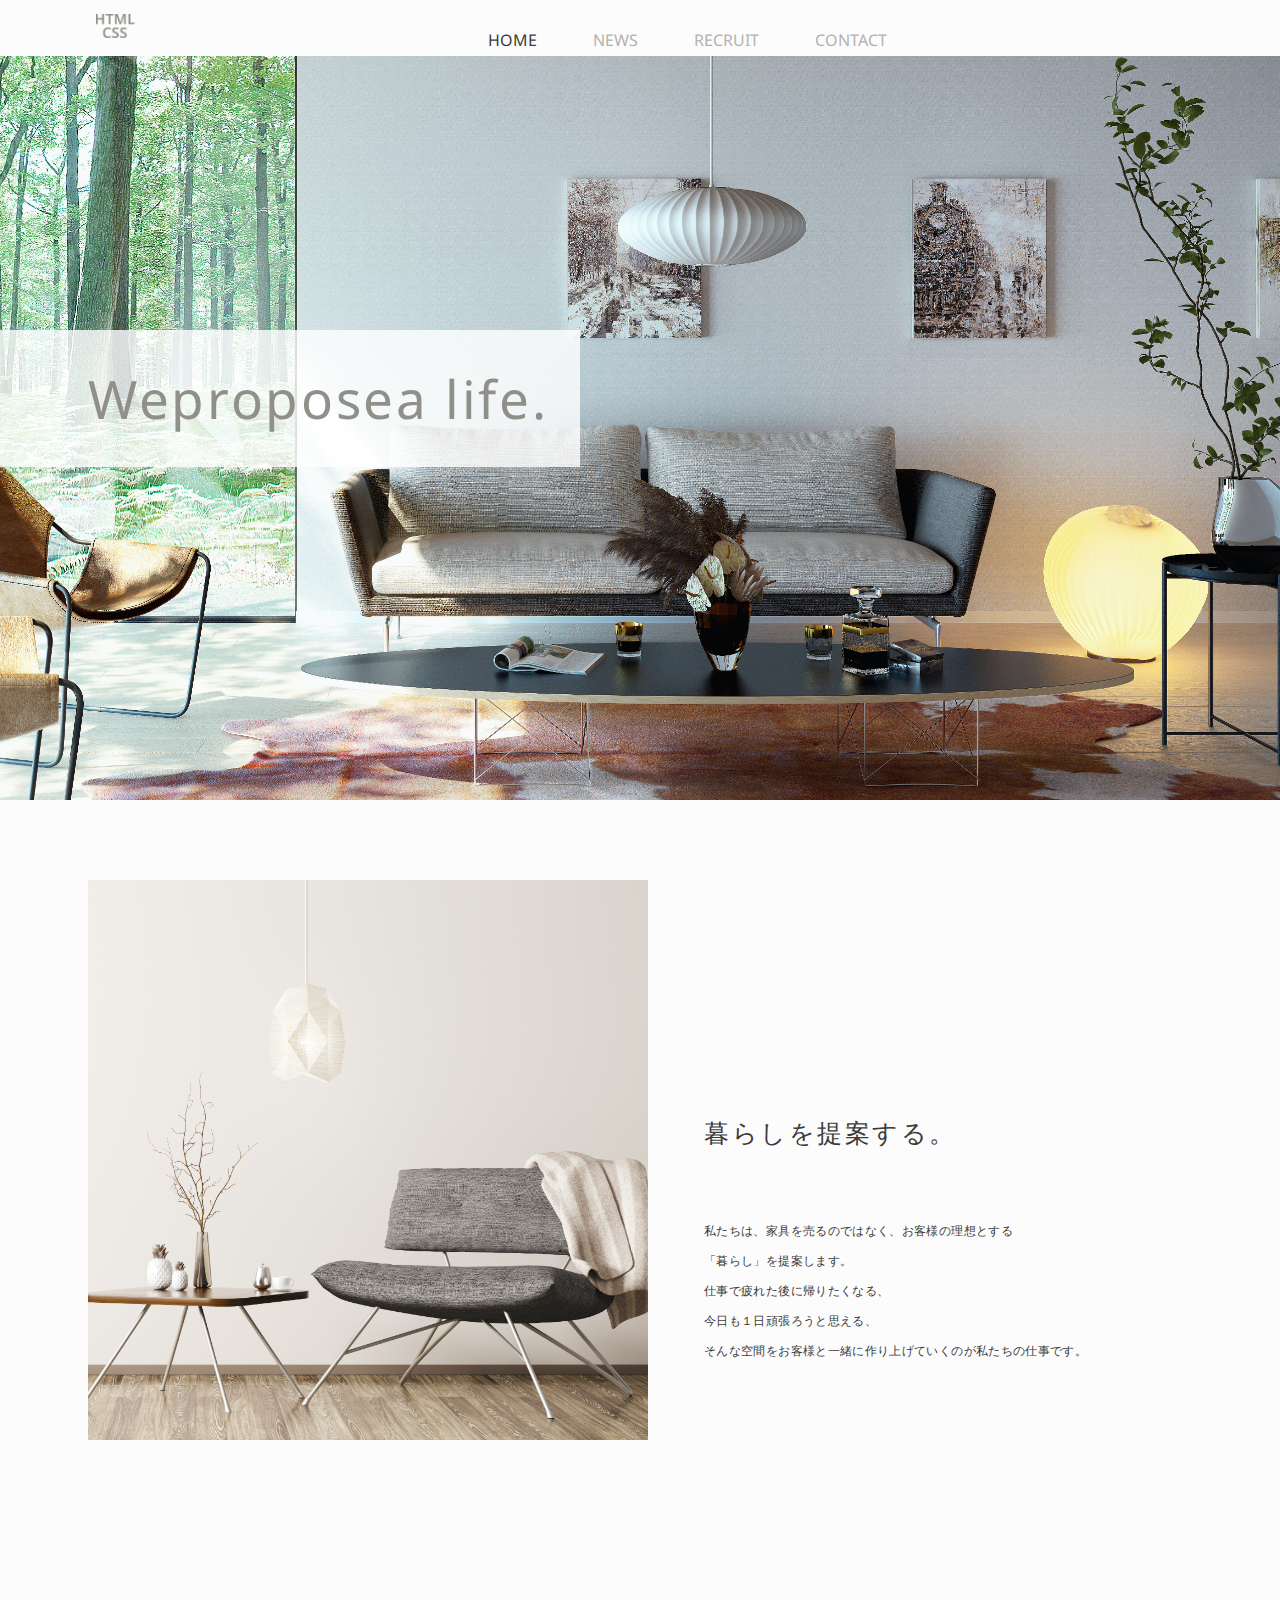
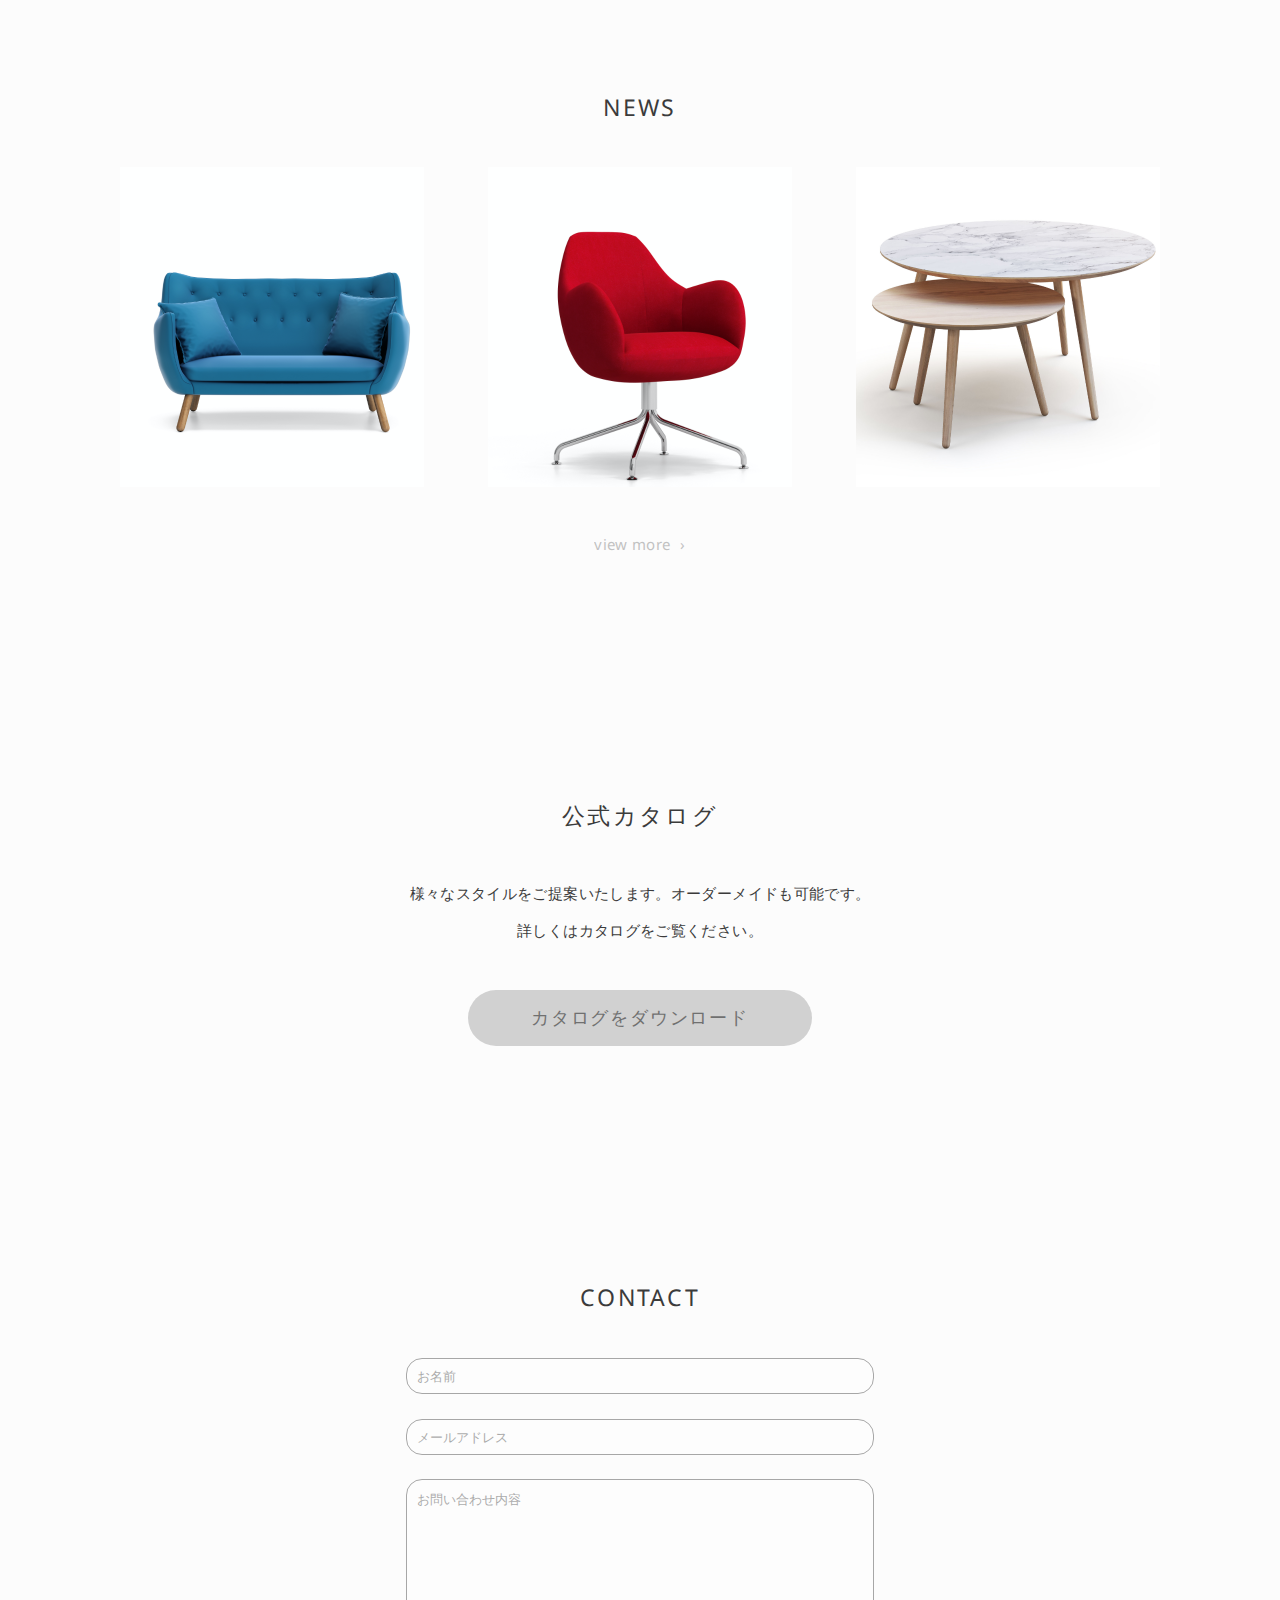
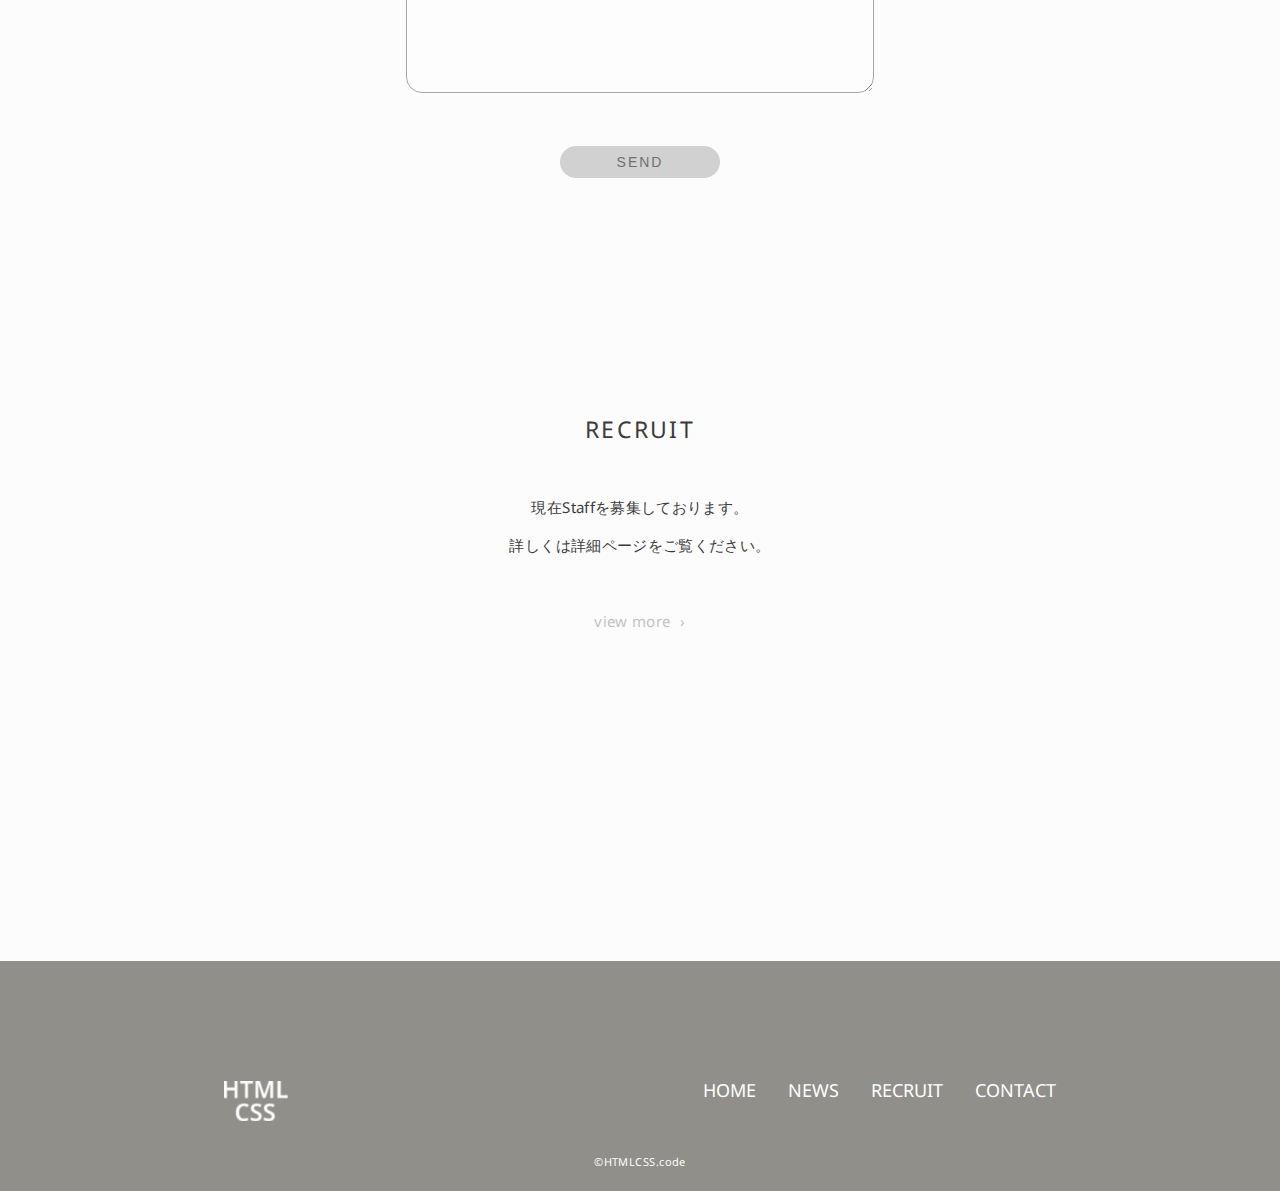
<file: kaguya/index.html>
<!DOCTYPE html>
<html lang="ja">

<head>
    <meta charset="UTF-8"/>
    <meta name="viewport" content="width=device-width, initial-scale=1.0" />
    <meta name="description" content="HTMLCSS、Homeページ、We propose a life.暮らしを提案する。" />
    <title>家具屋-Home</title>
    <link rel="stylesheet" href="reset.css" />
    <link rel="stylesheet" href="style.css" />
    <link href="https://fonts.googleapis.com/css2?family=Noto+Sans:ital,wght@0,400;0,700;1,400;1,700&display=swap" rel="stylesheet" />
</head>

<body>
    <header>
        <div class="header">
            <a href="index.html"><img src="images/logo_header.png" alt="HTMLCSS"
                    srcset="images/logo_header.png 1x, images/logo_header@2x.png 2x" /></a>
            <ul>
                <li class="here"><a href="index.html">HOME</a></li>
                <li><a href="news/index.html">NEWS</a></li>
                <li><a href="recruit/index.html">RECRUIT</a></li>
                <li><a href="contact/index.html">CONTACT</a></li>
            </ul>
            <div class="menu-btn">
                <div class="menu-icon">
                    <span class="bar1"></span>
                    <span class="bar2"></span>
                    <span class="bar3"></span>
                </div>
            </div>
        </div><!-- /.header -->
    </header>
    <div class="nav-menu">
        <ul>
            <li><a href="index.html">HOME</a></li>
            <li><a href="news/index.html">NEWS</a></li>
            <li><a href="contact/index.html">CONTACT</a></li>
            <li><a href="recruit/index.html">RECRUIT</a></li>
        </ul>
    </div>
    <main class="main home-main">
        <div class="container">
            <h1 class="home-title"><span>We</span><span>propose</span><span>a life.</span></h1>
            <div class="home-div-main">
                <section class="concept home-section">
                    <h2>暮らしを提案する。</h2>
                    <p>
                        <span class="narrow">私たちは、家具を売るのではなく、</span><span class="narrow wide">お客様の理想とする</span>
                        <span class="narrow wide">「暮らし」を提案します。</span>
                        <span class="narrow wide">仕事で疲れた後に帰りたくなる、</span>
                        <span class="narrow wide">今日も１日頑張ろうと思える、</span>
                        そんな空間をお客様と一緒に作り上げていくのが私たちの仕事です。
                    </p>
                </section>
                <section class="news home-section">
                    <h2>NEWS</h2>
                    <ul>
                        <li class="couch">
                            <p>アームストロングのカウチ入荷</p>
                        </li>
                        <li class="chair">
                            <p>アームストロングのチェア再入荷</p>
                        </li>
                        <li class="table">
                            <p>アームストロングのテーブル入荷</p>
                        </li>
                    </ul>
                    <p class="view"><a href="news/index.html">view more</a></p>
                </section>
                <section class="catalog home-section">
                    <h2>公式カタログ</h2>
                    <p>
                        <span class="narrow">様々なスタイルをご提案いたします。オーダーメイドも可能です。</span>
                        詳しくはカタログをご覧ください。
                    </p>
                    <button class="btn download">カタログをダウンロード</button>
                </section>
                <section class="contact home-section">
                    <h2>CONTACT</h2>
                    <form action="#" method="post">
                        <p><input type="text" name="name" placeholder="お名前" class="input input-1line" /></p>
                        <p><input type="email" name="email" placeholder="メールアドレス" class="input input-1line" /></p>
                        <p><textarea name="comment" id="comment" placeholder="お問い合わせ内容"
                                class="input textarea"></textarea></p>
                        <p><input type="submit" name="submit" value="SEND" class="btn input-send input-wide" /></p>
                        <p><input type="submit" name="submit" value="Send" class="btn input-send input-narrow" /></p>
                    </form>
                </section>
                <section class="home-recruit home-section">
                    <h2>RECRUIT</h2>
                    <p>
                        <span>現在Staffを募集しております。</span>
                        詳しくは詳細ページをご覧ください。
                    </p>
                    <p class="view"><a href="recruit/index.html">view more</a></p>
                </section>
            </div><!-- /.main -->
        </div>
    </main>
    <footer>
        <div class="footer">
            <div class="footer-inner">
                <a href="index.html"><img src="images/logo_footer.png" alt="HTMLCSS"
                        srcset="images/logo_footer.png 1x, images/logo_footer@2x.png 2x" /></a>
                <ul>
                    <li><a href="index.html">HOME</a></li>
                    <li><a href="news/index.html">NEWS</a></li>
                    <li><a href="recruit/index.html">RECRUIT</a></li>
                    <li><a href="contact/index.html">CONTACT</a></li>
                </ul>
            </div>
            <div class="copyright">
                <small>&copy;HTMLCSS.code</small>
            </div>
        </div><!-- /.footer -->
    </footer>

    <script src="jquery-3.5.1.min.js"></script>
    <script src="main.js"></script>
</body>

</html>
</file>
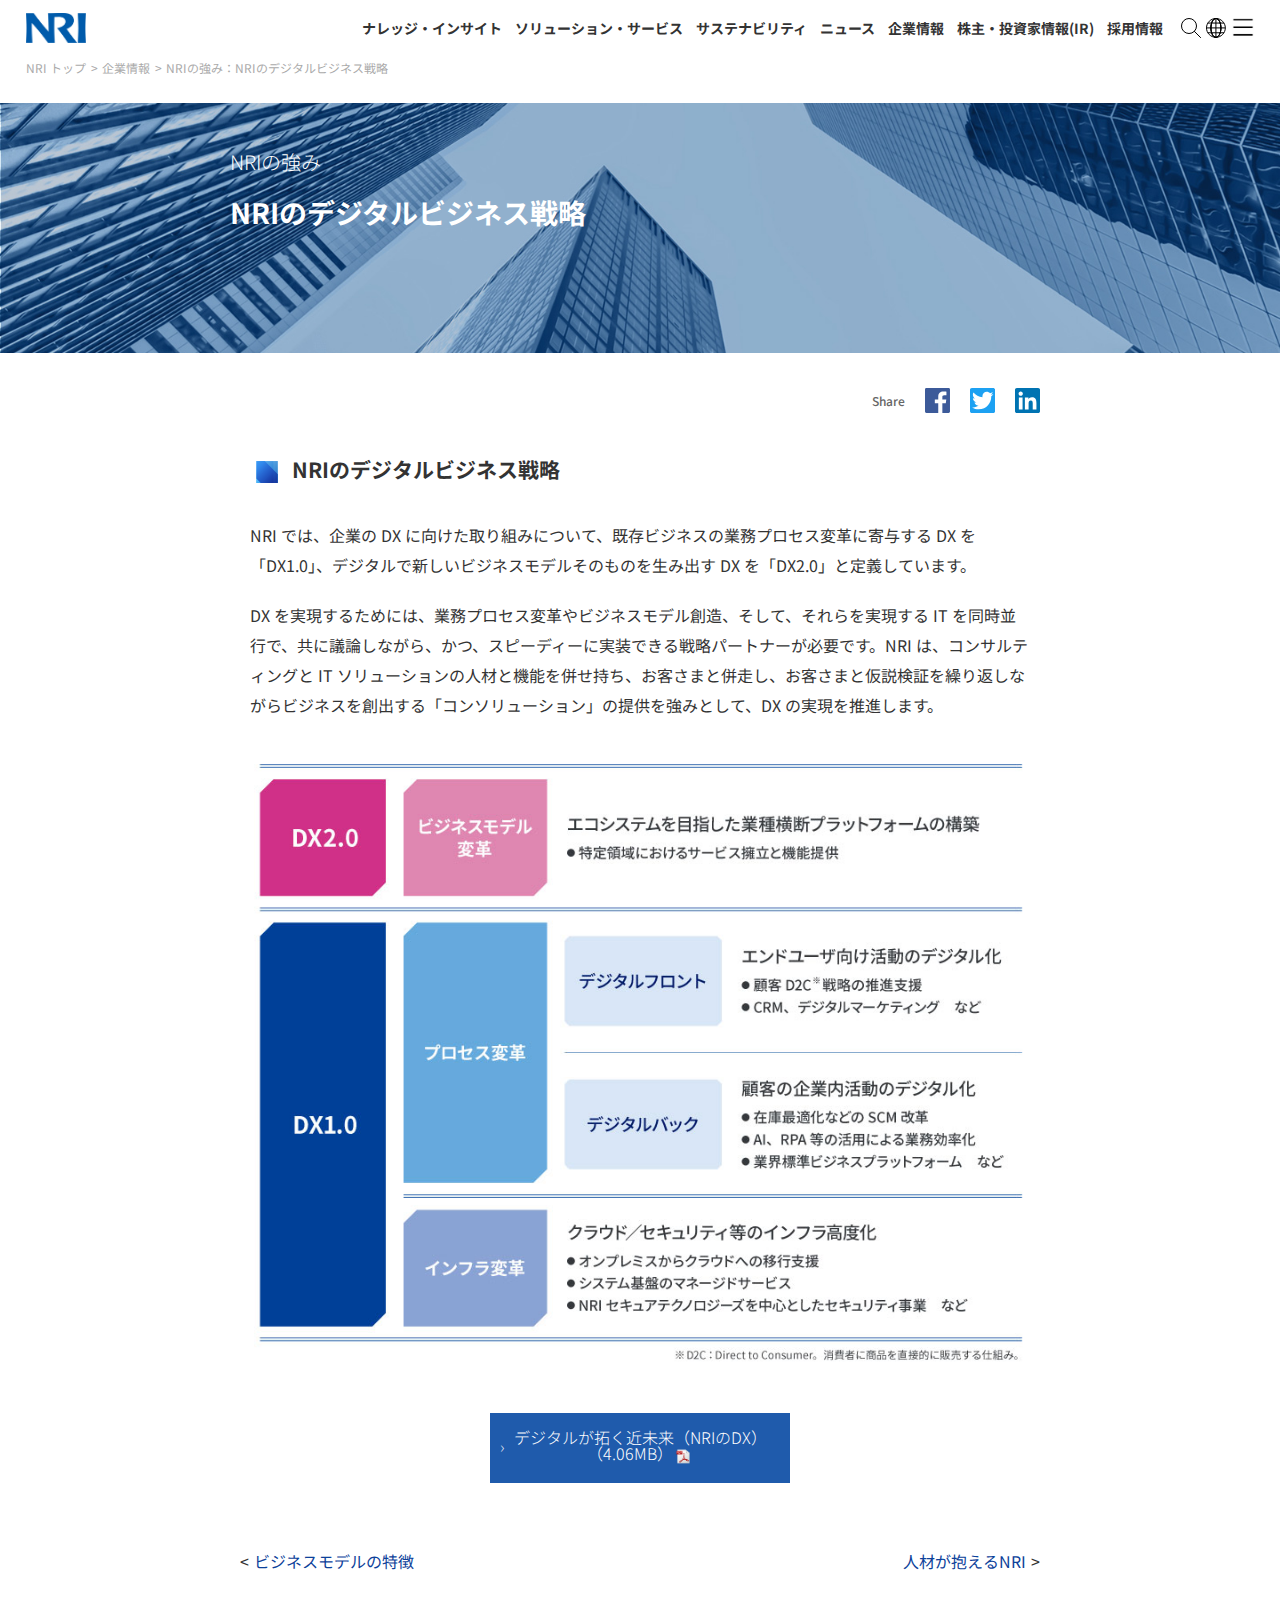
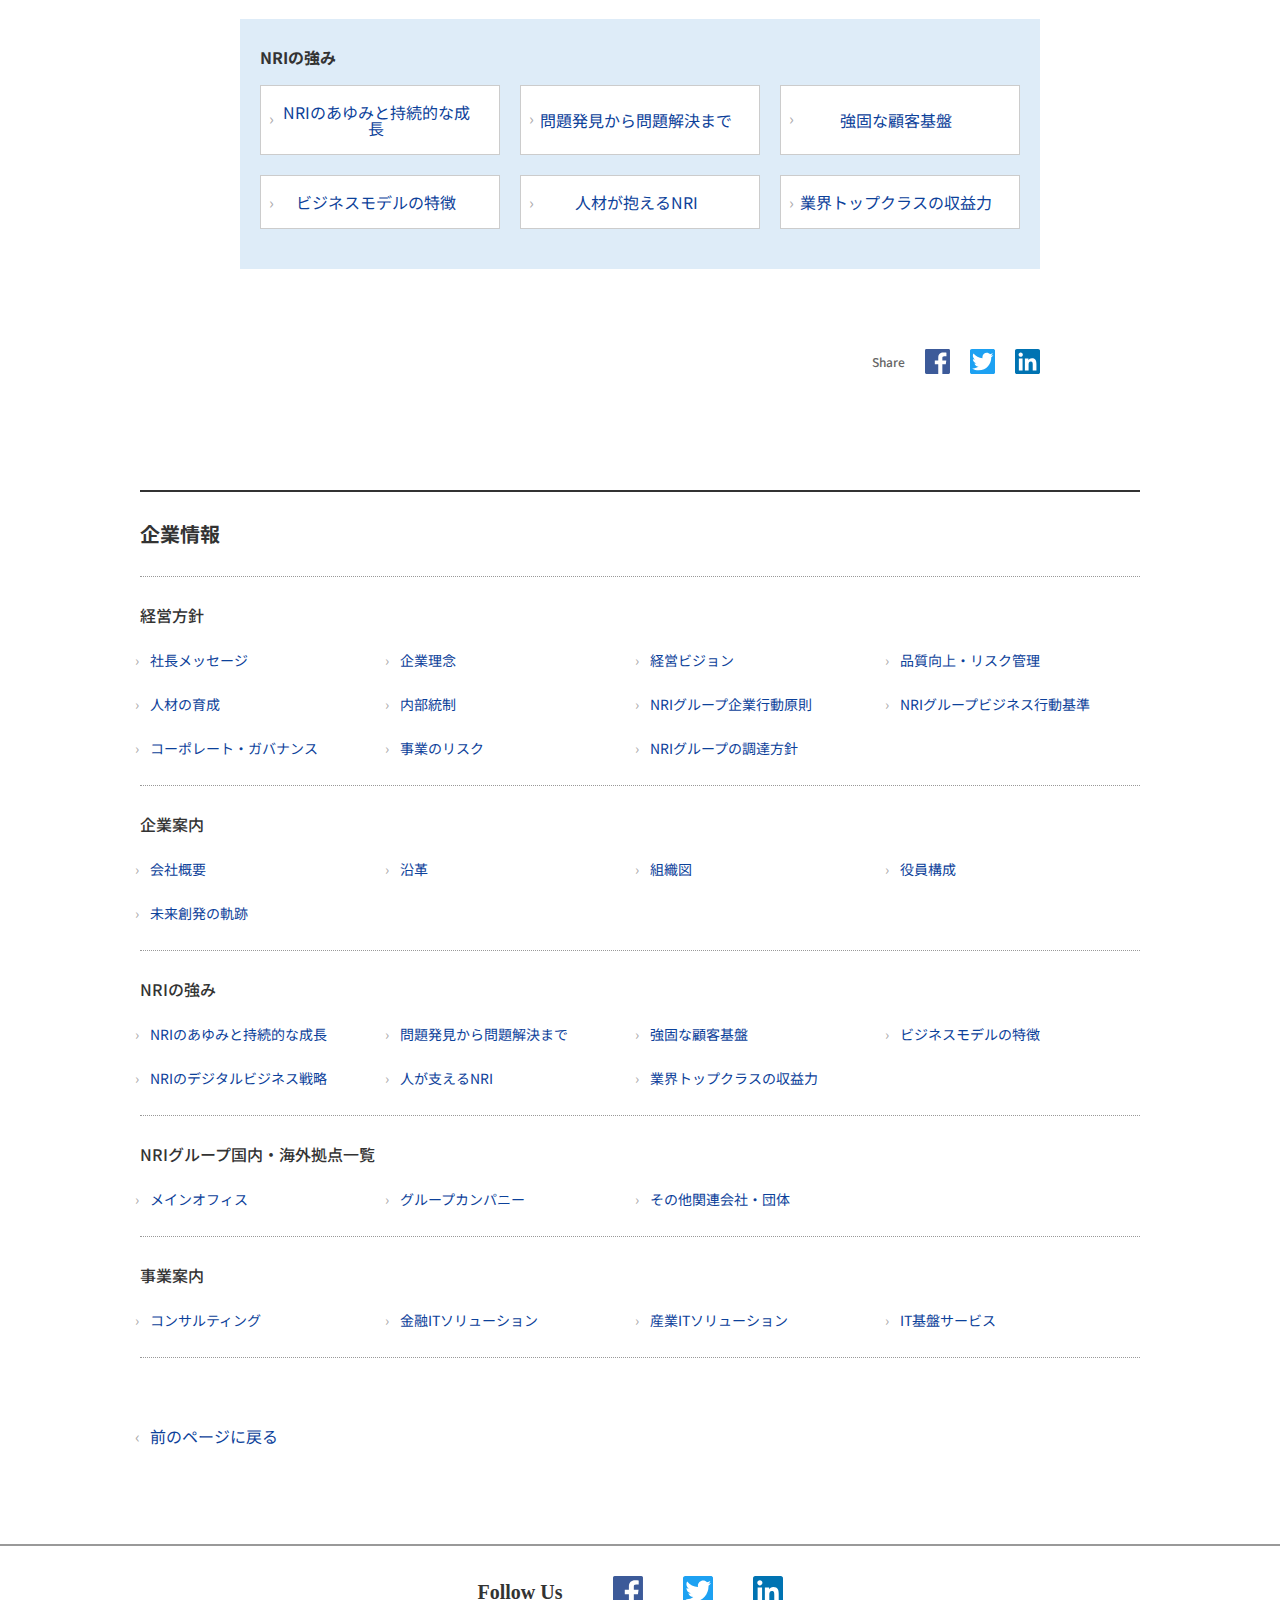
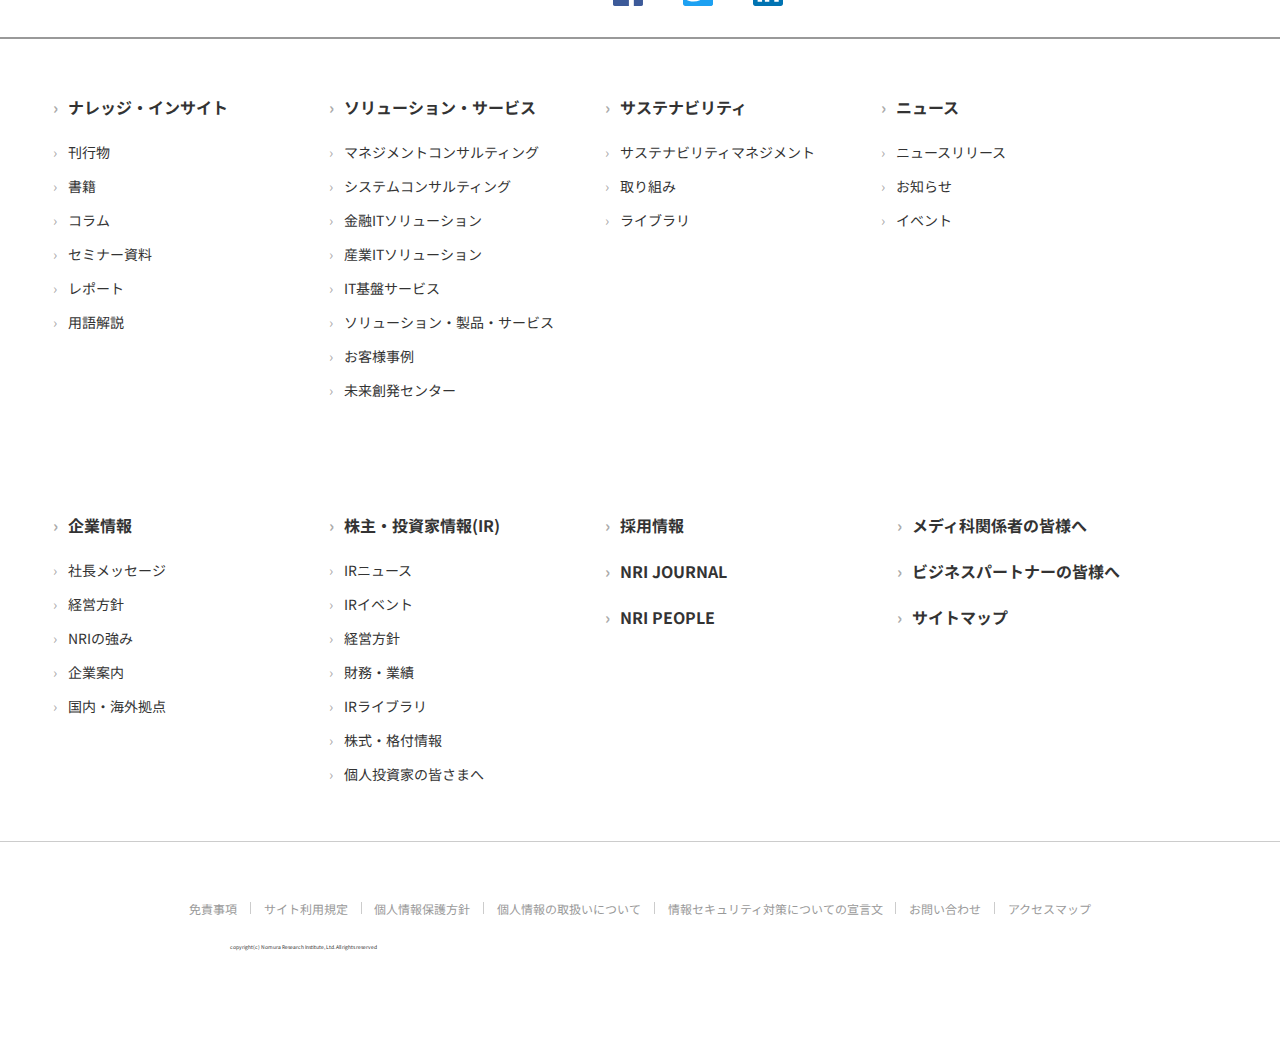
<file: nri/index.html>
<!DOCTYPE html>
<html lang="ja">
<head>
    <meta charset="utf-8">
    <meta name="description" content="NRIでは、企業のDXに向けた取り組みについて、既存ビジネスの業務プロセス変革に寄与する DX を「DX1.0」、デジタルで新しいビジネスモデルそのものを生み出す DX を「DX2.0」と定義しています。DX を実現するためには、業務プロセス変革やビジネスモデル創造、そして、それらを実現する IT を同時並行で、共に議論しながら、かつ、スピーディーに実装できる戦略パートナーが必要です。NRI は、コンサルティングと IT ソリューションの人材と機能を併せ持ち、お客さまと併走し、お客さまと仮説検証を繰り返しながらビジネスを創出する「コンソリューション」の提供を強みとして、DX の実現を推進します。">
    <title>NRIのデジタルビジネス戦略</title>
    <link rel="stylesheet" href="style.css">
    <link rel="stylesheet" href="html5reset-1.6.1.css">
    <link href="https://fonts.googleapis.com/css2?family=Noto+Sans+JP:wght@100;300;400;500;700;900&display=swap" rel="stylesheet">
</head>
<body>
<!-- ===== header ==== -->
<header>
    <div class="header-container">
        <a href="#" class="logo"><img src="images/nri-logo.png" alt="NRI"></a>
        <ul>
            <li><a href="#">ナレッジ・インサイト</a></li>
            <li><a href="#">ソリューション・サービス</a></li>
            <li><a href="#">サステナビリティ</a></li>
            <li><a href="#">ニュース</a></li>
            <li><a href="#">企業情報</a></li>
            <li><a href="#">株主・投資家情報(IR)</a></li>
            <li><a href="#">採用情報</a></li>
        </ul>
        <a href="#" class="item"><img src="images/glass.svg" alt="検索"></a>
        <a href="#" class="item"><img src="images/earth.svg" alt="言語選択"></a>
        <a href="#" class="item"><img src="images/menu-icon-135-1357762_search-box-on-the-left-side-of-the.png" alt="メニュー"></a>
    </div>
</header>
<!-- ========== /header ========= -->
<!-- ==== main ==== -->
<main>
    <nav class="nav-clumb">
        <ol class="clumb">
            <li><a href="#">NRI トップ</a></li>
            <li><a href="#">企業情報</a></li>
            <li>NRIの強み：NRIのデジタルビジネス戦略</li>
        </ol>
    </nav><!-- /.nav -->
    <div class="container-main">
        <h1 class="title"><span>NRIの強み</span><br>NRIのデジタルビジネス戦略</h1>
        <div class="wrapper-share">
            <p>Share</p>
            <a href="#"><img src="images/icon-facebook.svg" alt="フェイスブック"></a>
            <a href="#"><img src="images/icon-twitter.svg" alt="ツイッター"></a>
            <a href="#"><img src="images/icon-linkedin.svg" alt="リンクトイン"></a>
        </div>
        <div class="main">
            <section class="primary">
                <h2>NRIのデジタルビジネス戦略</h2>
                <p>NRI では、企業の DX に向けた取り組みについて、既存ビジネスの業務プロセス変革に寄与する DX を「DX1.0」、デジタルで新しいビジネスモデルそのものを生み出す DX を「DX2.0」と定義しています。 </p>
                <p>DX を実現するためには、業務プロセス変革やビジネスモデル創造、そして、それらを実現する IT を同時並行で、共に議論しながら、かつ、スピーディーに実装できる戦略パートナーが必要です。NRI は、コンサルティングと IT ソリューションの人材と機能を併せ持ち、お客さまと併走し、お客さまと仮説検証を繰り返しながらビジネスを創出する「コンソリューション」の提供を強みとして、DX の実現を推進します。</p>
            </section>
            <img src="images/story06_img_01.jpg" alt="dx1、dx2についての表">
            <p class="download"><a href="#" download="#">デジタルが拓く近未来（NRIのDX）（4.06MB）</a></p>
            <div class="next">
                <p><a href="#">ビジネスモデルの特徴</a></p>
                <p><a href="#">人材が抱えるNRI</a></p>
            </div><!-- /.next -->
            <section class="menu">
                <h2>NRIの強み</h2>
                <ul>
                    <li><a href="#">NRIのあゆみと持続的な成長</a></li>
                    <li><a href="#">問題発見から問題解決まで</a></li>
                    <li><a href="#">強固な顧客基盤</a></li>
                    <li><a href="#">ビジネスモデルの特徴</a></li>
                    <li><a href="#">人材が抱えるNRI</a></li>
                    <li><a href="#">業界トップクラスの収益力</a></li>
                </ul>
            </section><!-- /.menu -->
        </div><!-- /.main -->
        <div class="wrapper-share">
            <p>Share</p>
            <a href="#"><img src="images/icon-facebook.svg" alt="フェイスブック"></a>
            <a href="#"><img src="images/icon-twitter.svg" alt="ツイッター"></a>
            <a href="#"><img src="images/icon-linkedin.svg" alt="リンクトイン"></a>
        </div><!-- /.wrapper-share -->
    </div><!-- /.container-main -->
    <nav class="nav-list">
        <p>企業情報</p>
        <div>
            <p>経営方針</p>
            <ul>
                <li><a href="#">社長メッセージ</a></li>
                <li><a href="#">企業理念</a></li>
                <li><a href="#">経営ビジョン</a></li>
                <li><a href="#">品質向上・リスク管理</a></li>
                <li><a href="#">人材の育成</a></li>
                <li><a href="#">内部統制</a></li>
                <li><a href="#">NRIグループ企業行動原則</a></li>
                <li><a href="#">NRIグループビジネス行動基準</a></li>
                <li><a href="#">コーポレート・ガバナンス</a></li>
                <li><a href="#">事業のリスク</a></li>
                <li><a href="#">NRIグループの調達方針</a></li>
            </ul>
        </div>
        <div>
            <p>企業案内</p>
            <ul>
                <li><a href="#">会社概要</a></li>
                <li><a href="#">沿革</a></li>
                <li><a href="#">組織図</a></li>
                <li><a href="#">役員構成</a></li>
                <li><a href="#">未来創発の軌跡</a></li>
            </ul>
        </div>
        <div>
            <p>NRIの強み</p>
            <ul>
                <li><a href="#">NRIのあゆみと持続的な成長</a></li>
                <li><a href="#">問題発見から問題解決まで</a></li>
                <li><a href="#">強固な顧客基盤</a></li>
                <li><a href="#">ビジネスモデルの特徴</a></li>
                <li><a href="#">NRIのデジタルビジネス戦略</a></li>
                <li><a href="#">人が支えるNRI</a></li>
                <li><a href="#">業界トップクラスの収益力</a></li>
            </ul>
        </div>
        <div>
            <p>NRIグループ国内・海外拠点一覧</p>
            <ul>
                <li><a href="#">メインオフィス</a></li>
                <li><a href="#">グループカンパニー</a></li>
                <li><a href="#">その他関連会社・団体</a></li>
            </ul>
        </div>
        <div>
            <p>事業案内</p>
            <ul>
                <li><a href="#">コンサルティング</a></li>
                <li><a href="#">金融ITソリューション</a></li>
                <li><a href="#">産業ITソリューション</a></li>
                <li><a href="#">IT基盤サービス</a></li>
            </ul>
        </div>
        <p><a href="#">前のページに戻る</a></p>
    </nav><!-- /nav -->
    <div class="container">
        <div class="follow">
            <p>Follow Us</p>
            <a href="#"><img src="images/icon-facebook.svg" alt="フェイスブックのロゴ"></a>
            <a href="#"><img src="images/icon-twitter.svg" alt="ツイッターのロゴ"></a>
            <a href="#"><img src="images/icon-linkedin.svg" alt="リンクトインのロゴ"></a>
        </div><!-- /.follow -->
        <div class="bottom-list">
            <ul>
                <li><a href="#">ナレッジ・インサイト</a></li>
                <li><a href="#">刊行物</a></li>
                <li><a href="#">書籍</a></li>
                <li><a href="#">コラム</a></li>
                <li><a href="#">セミナー資料</a></li>
                <li><a href="#">レポート</a></li>
                <li><a href="#">用語解説</a></li>
            </ul>
            <ul>
                <li><a href="#">ソリューション・サービス</a></li>
                <li><a href="#">マネジメントコンサルティング</a></li>
                <li><a href="#">システムコンサルティング</a></li>
                <li><a href="#">金融ITソリューション</a></li>
                <li><a href="#">産業ITソリューション</a></li>
                <li><a href="#">IT基盤サービス</a></li>
                <li><a href="#">ソリューション・製品・サービス</a></li>
                <li><a href="#">お客様事例</a></li>
                <li><a href="#">未来創発センター</a></li>
            </ul>
            <ul>
                <li><a href="#">サステナビリティ</a></li>
                <li><a href="#">サステナビリティマネジメント</a></li>
                <li><a href="#">取り組み</a></li>
                <li><a href="#">ライブラリ</a></li>
            </ul>
            <ul>
                <li><a href="#">ニュース</a></li>
                <li><a href="#">ニュースリリース</a></li>
                <li><a href="#">お知らせ</a></li>
                <li><a href="#">イベント</a></li>
            </ul>
            <ul>
                <li><a href="#">企業情報</a></li>
                <li><a href="#">社長メッセージ</a></li>
                <li><a href="#">経営方針</a></li>
                <li><a href="#">NRIの強み</a></li>
                <li><a href="#">企業案内</a></li>
                <li><a href="#">国内・海外拠点</a></li>
            </ul>
            <ul>
                <li><a href="#">株主・投資家情報(IR)</a></li>
                <li><a href="#">IRニュース</a></li>
                <li><a href="#">IRイベント</a></li>
                <li><a href="#">経営方針</a></li>
                <li><a href="#">財務・業績</a></li>
                <li><a href="#">IRライブラリ</a></li>
                <li><a href="#">株式・格付情報</a></li>
                <li><a href="#">個人投資家の皆さまへ</a></li>
            </ul>
            <ul class="bottom-list-last">
                <li><a href="#">採用情報</a></li>
                <li><a href="#">メディ科関係者の皆様へ</a></li>
                <li><a href="#">NRI JOURNAL</a></li>
                <li><a href="#">ビジネスパートナーの皆様へ</a></li>
                <li><a href="#">NRI PEOPLE</a></li>
                <li><a href="#">サイトマップ</a></li>
            </ul>
        </div><!-- /.bottom-list -->
    </div><!-- /.container -->
</main>
<!-- ========== /main ========= -->
<!-- ======= footer ====== -->
<footer>
    <ul>
        <li><a href="#">免責事項</a></li>
        <li><a href="#">サイト利用規定</a></li>
        <li><a href="#">個人情報保護方針</a></li>
        <li><a href="#">個人情報の取扱いについて</a></li>
        <li><a href="#">情報セキュリティ対策についての宣言文</a></li>
        <li><a href="#">お問い合わせ</a></li>
        <li><a href="#">アクセスマップ</a></li>
    </ul>
    <small>copyright(c) Nomura Research Institute, Ltd. All rights reserved</small>
</footer>
<!-- ======= /footer ========== -->
</body>
</html>
</file>
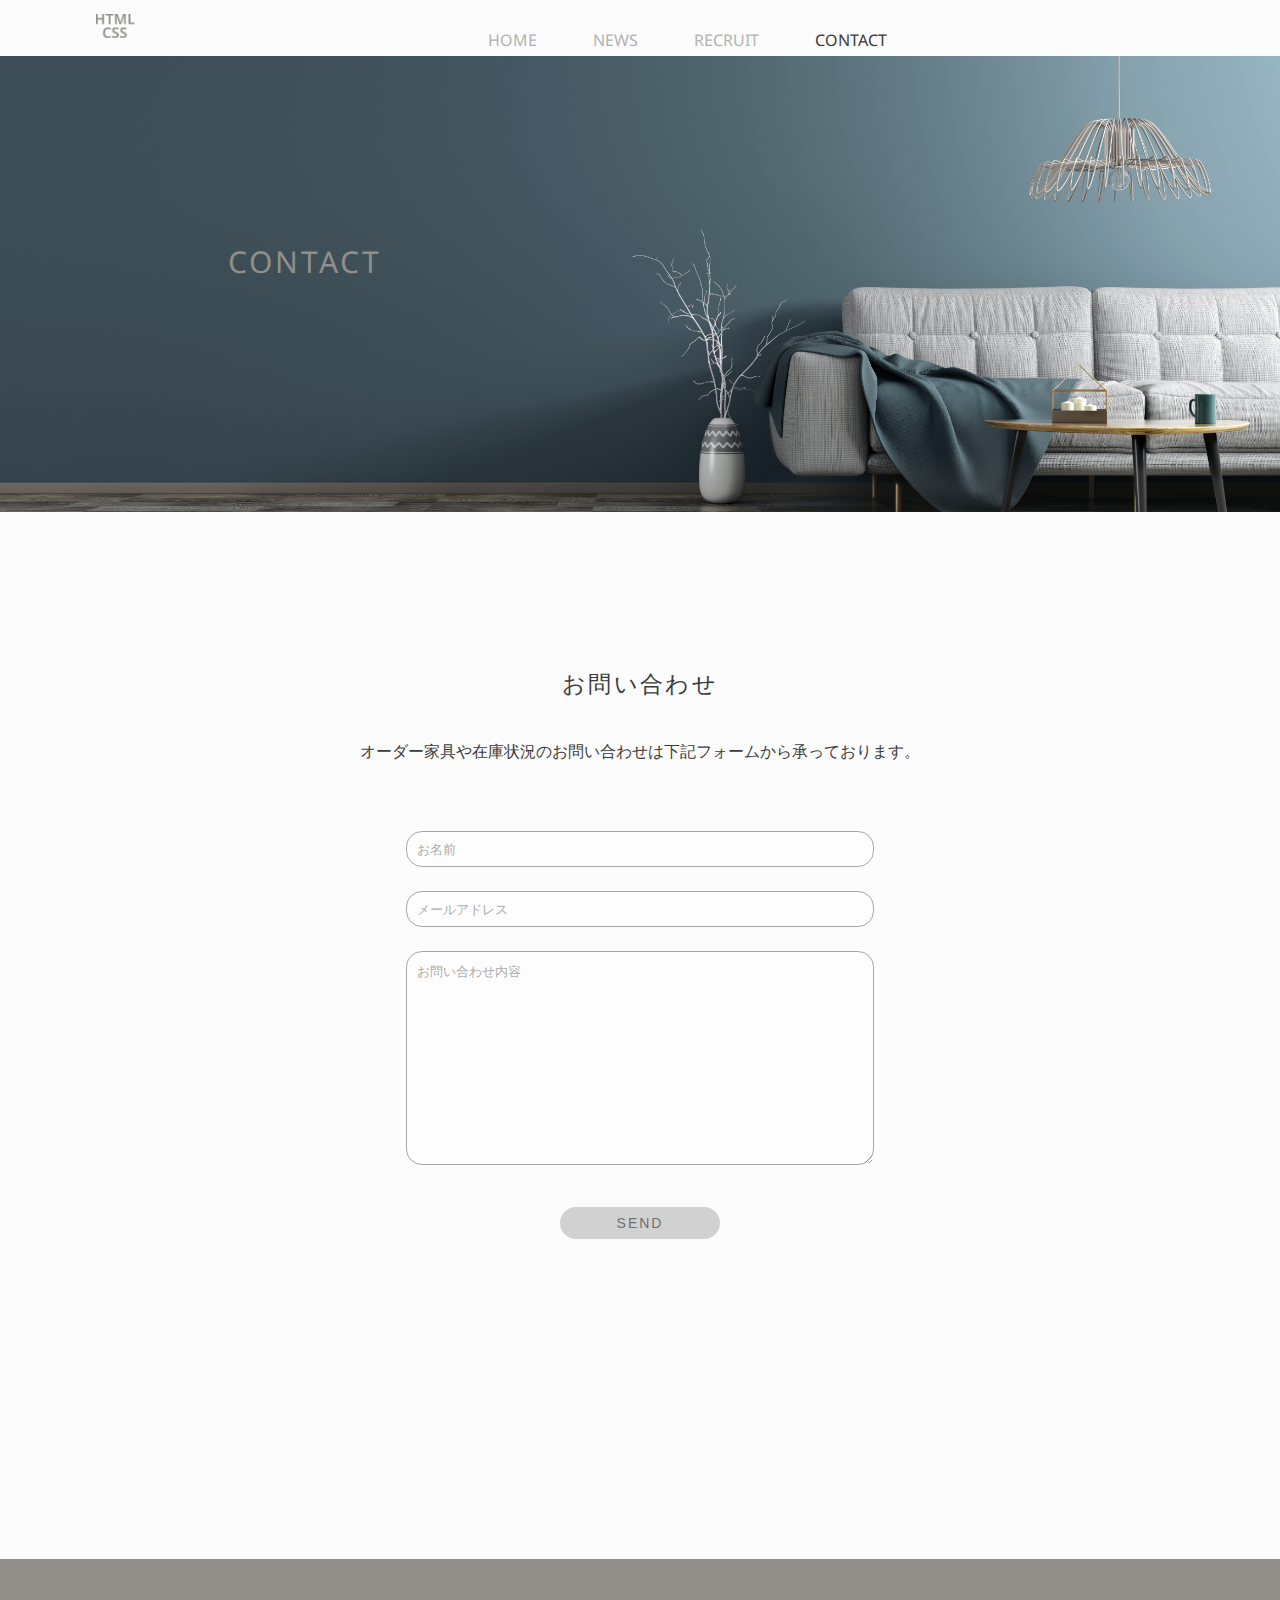
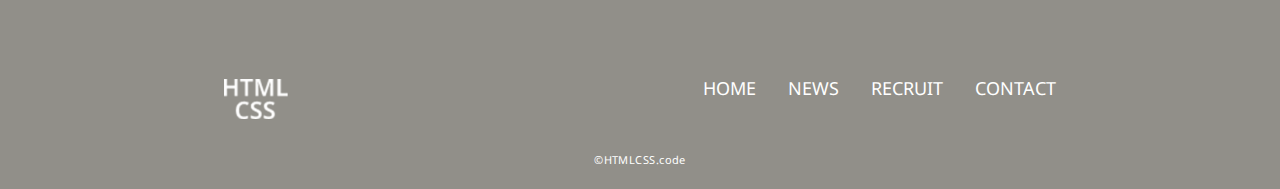
<file: kaguya/contact/index.html>
<!DOCTYPE html>
<html lang="ja">

<head>
    <meta charset="UTF-8">
    <meta name="viewport" content="width=device-width, initial-scale=1.0">
    <meta name="descripton" content="家具屋-Contact、お問い合わせ">
    <title>家具屋-Contact</title>
    <link rel="stylesheet" href="../reset.css" />
    <link rel="stylesheet" href="../style.css" />
    <link href="https://fonts.googleapis.com/css2?family=Noto+Sans:ital,wght@0,400;0,700;1,400;1,700&display=swap" rel="stylesheet" />
</head>

<body>
    <header>
        <div class="header">
            <a href="../index.html"><img src="../images/logo_header.png" alt="HTMLCSS"
                    srcset="../images/logo_header.png 1x, ../images/logo_header@2x.png 2x" /></a>
            <ul>
                <li><a href="../index.html">HOME</a></li>
                <li><a href="../news/index.html">NEWS</a></li>
                <li><a href="../recruit/index.html">RECRUIT</a></li>
                <li class="here"><a href="index.html">CONTACT</a></li>
            </ul>
            <div class="menu-btn">
                <div class="menu-icon">
                    <span class="bar1"></span>
                    <span class="bar2"></span>
                    <span class="bar3"></span>
                </div>
            </div>
        </div><!-- /.header -->
    </header>
    <div class="nav-menu">
        <ul>
            <li><a href="../index.html">HOME</a></li>
            <li><a href="../news/index.html">NEWS</a></li>
            <li><a href="index.html">CONTACT</a></li>
            <li><a href="../recruit/index.html">RECRUIT</a></li>
        </ul>
    </div>
    <main>
        <h1 class="title contact-title">CONTACT</h1>
        <section class="main contact-main">
            <h2 class="h2-wide">お問い合わせ</h2>
            <h2 class="h2-narrow">CONTACT</h2>
            <p>オーダー家具や在庫状況のお問い合わせは下記フォームから承っております。</p>
            <form action="#" method="post">
                <p><input type="text" name="name" placeholder="お名前" class="input input-1line" /></p>
                <p><input type="email" name="email" placeholder="メールアドレス" class="input input-1line" /></p>
                <p><textarea name="comment" id="comment" placeholder="お問い合わせ内容" class="input textarea"></textarea></p>
                <p><input type="submit" name="submit" value="SEND" class="btn input-send input-wide" /></p>
                <p><input type="submit" name="submit" value="Send" class="btn input-send input-narrow" /></p>
            </form>
        </section>
    </main>
    <footer>
        <div class="footer">
            <div class="footer-inner">
                <a href="../index.html"><img src="../images/logo_footer.png" alt="HTMLCSS"
                        srcset="../images/logo_footer.png 1x, ../images/logo_footer@2x.png 2x" /></a>
                <ul>
                    <li><a href="../index.html">HOME</a></li>
                    <li><a href="../news/index.html">NEWS</a></li>
                    <li><a href="../recruit/index.html">RECRUIT</a></li>
                    <li><a href="index.html">CONTACT</a></li>
                </ul>
            </div>
            <div class="copyright">
                <small>&copy;HTMLCSS.code</small>
            </div>
        </div><!-- /.footer -->
    </footer>

    <script src="../jquery-3.5.1.min.js"></script>
    <script src="../main.js"></script>
</body>

</html>
</file>
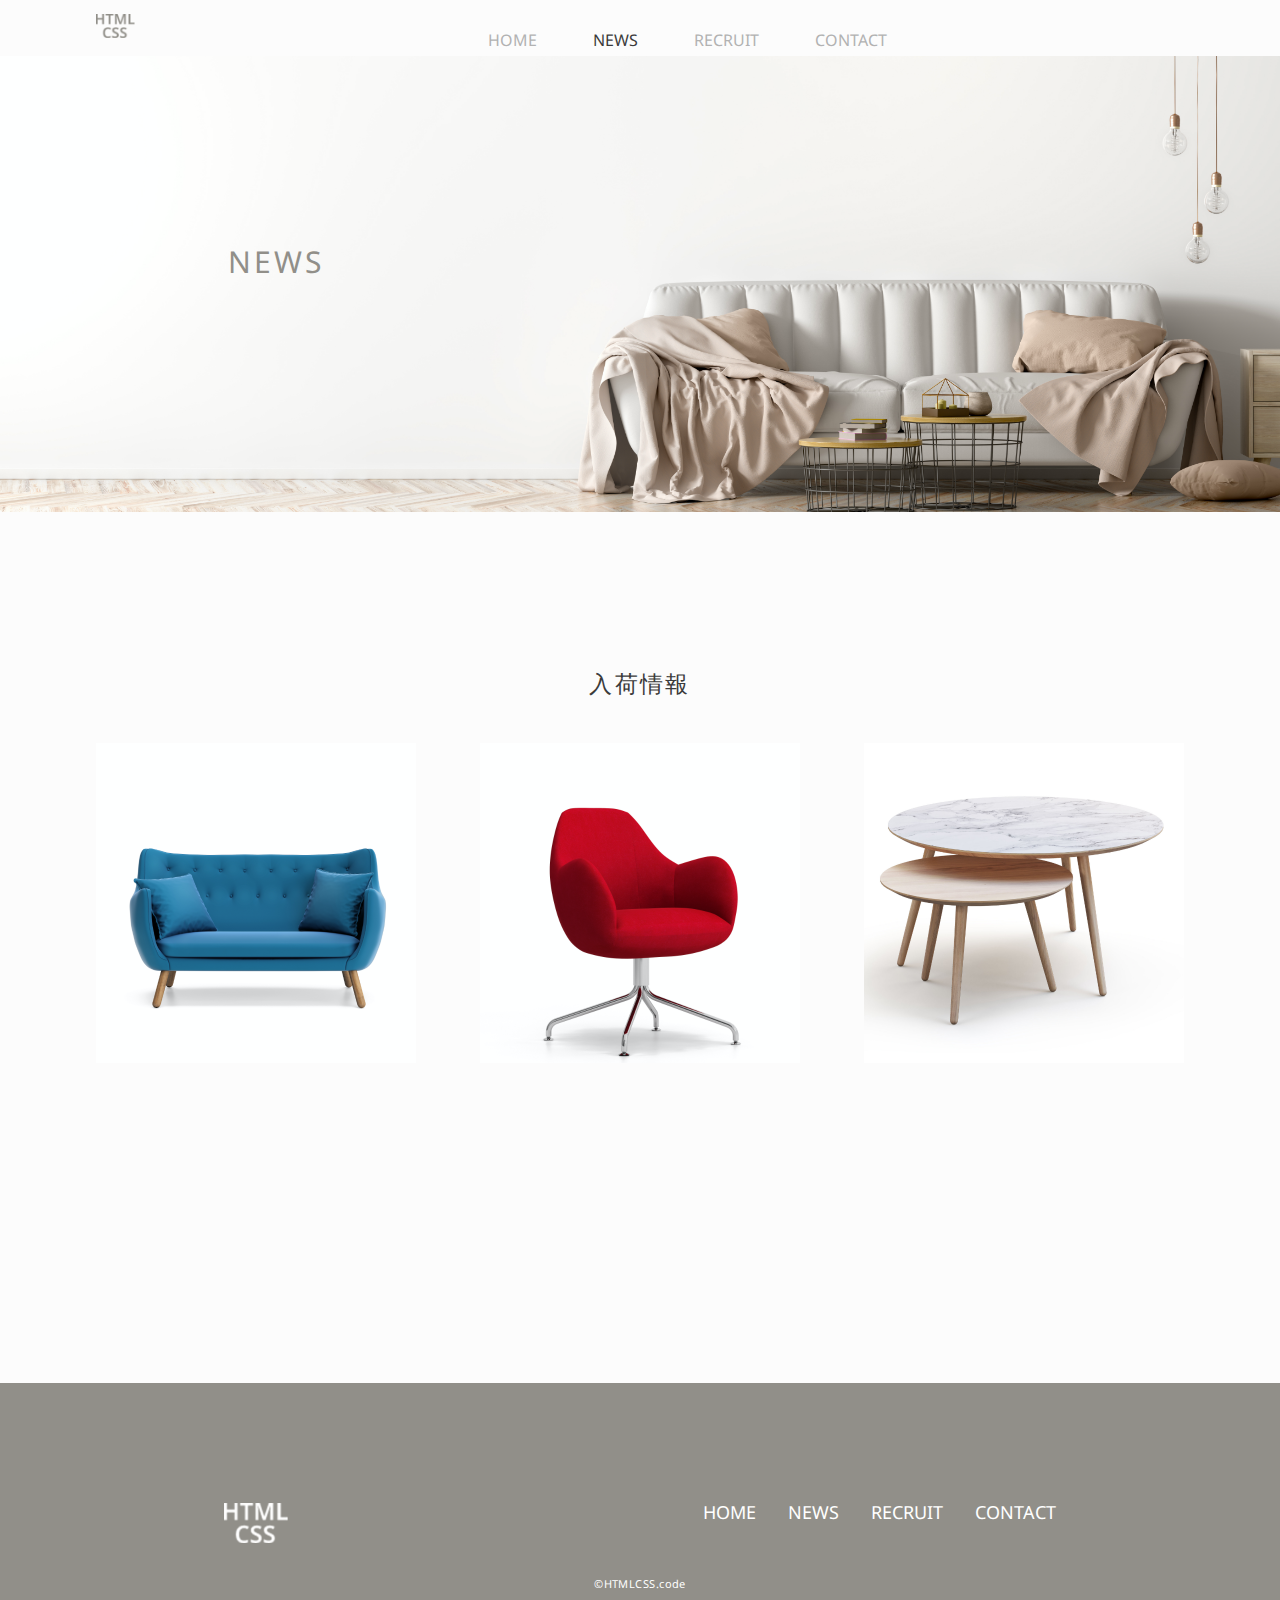
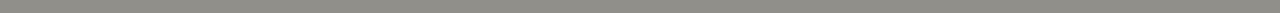
<file: kaguya/news/index.html>
<!DOCTYPE html>
<html lang="ja">

<head>
    <meta charset="UTF-8" />
    <meta name="viewport" content="width=device-width, initial-scale=1.0" />
    <meta name="description" content="HTMLCSS、Homeページ、News、入荷情報" />
    <title>家具屋-News</title>
    <link rel="stylesheet" href="../reset.css" />
    <link rel="stylesheet" href="../style.css" />
    <link href="https://fonts.googleapis.com/css2?family=Noto+Sans:ital,wght@0,400;0,700;1,400;1,700&display=swap" rel="stylesheet" />
</head>

<body>
    <header>
        <div class="header">
            <a href="../index.html"><img src="../images/logo_header.png" alt="HTMLCSS"
                    srcset="../images/logo_header.png 1x, ../images/logo_header@2x.png 2x" /></a>
            <ul>
                <li><a href="../index.html">HOME</a></li>
                <li class="here"><a href="index.html">NEWS</a></li>
                <li><a href="../recruit/index.html">RECRUIT</a></li>
                <li><a href="../contact/index.html">CONTACT</a></li>
            </ul>
            <div class="menu-btn">
                <div class="menu-icon">
                    <span class="bar1"></span>
                    <span class="bar2"></span>
                    <span class="bar3"></span>
                </div>
            </div>
        </div><!-- /.header -->
    </header>
    <div class="nav-menu">
        <ul>
            <li><a href="../index.html">HOME</a></li>
            <li><a href="index.html">NEWS</a></li>
            <li><a href="../contact/index.html">CONTACT</a></li>
            <li><a href="../recruit/index.html">RECRUIT</a></li>
        </ul>
    </div>
    <main>
        <h1 class="title news-title">NEWS</h1>
        <section class="main news-main news">
            <h2>入荷情報</h2>
            <ul>
                <li class="couch">
                    <p>アームストロングのカウチ入荷</p>
                </li>
                <li class="chair">
                    <p>アームストロングのチェア再入荷</p>
                </li>
                <li class="table">
                    <p>アームストロングのテーブル入荷</p>
                </li>
            </ul>
        </section>
    </main>
    <footer>
        <div class="footer">
            <div class="footer-inner">
                <a href="../index.html"><img src="../images/logo_footer.png" alt="HTMLCSS"
                        srcset="../images/logo_footer.png 1x, ../images/logo_footer@2x.png 2x" /></a>
                <ul>
                    <li><a href="../index.html">HOME</a></li>
                    <li><a href="index.html">NEWS</a></li>
                    <li><a href="../recruit/index.html">RECRUIT</a></li>
                    <li><a href="../contact/index.html">CONTACT</a></li>
                </ul>
            </div>
            <div class="copyright">
                <small>&copy;HTMLCSS.code</small>
            </div>
        </div><!-- /.footer -->
    </footer>

    <script src="../jquery-3.5.1.min.js"></script>
    <script src="../main.js"></script>
</body>

</html>
</file>
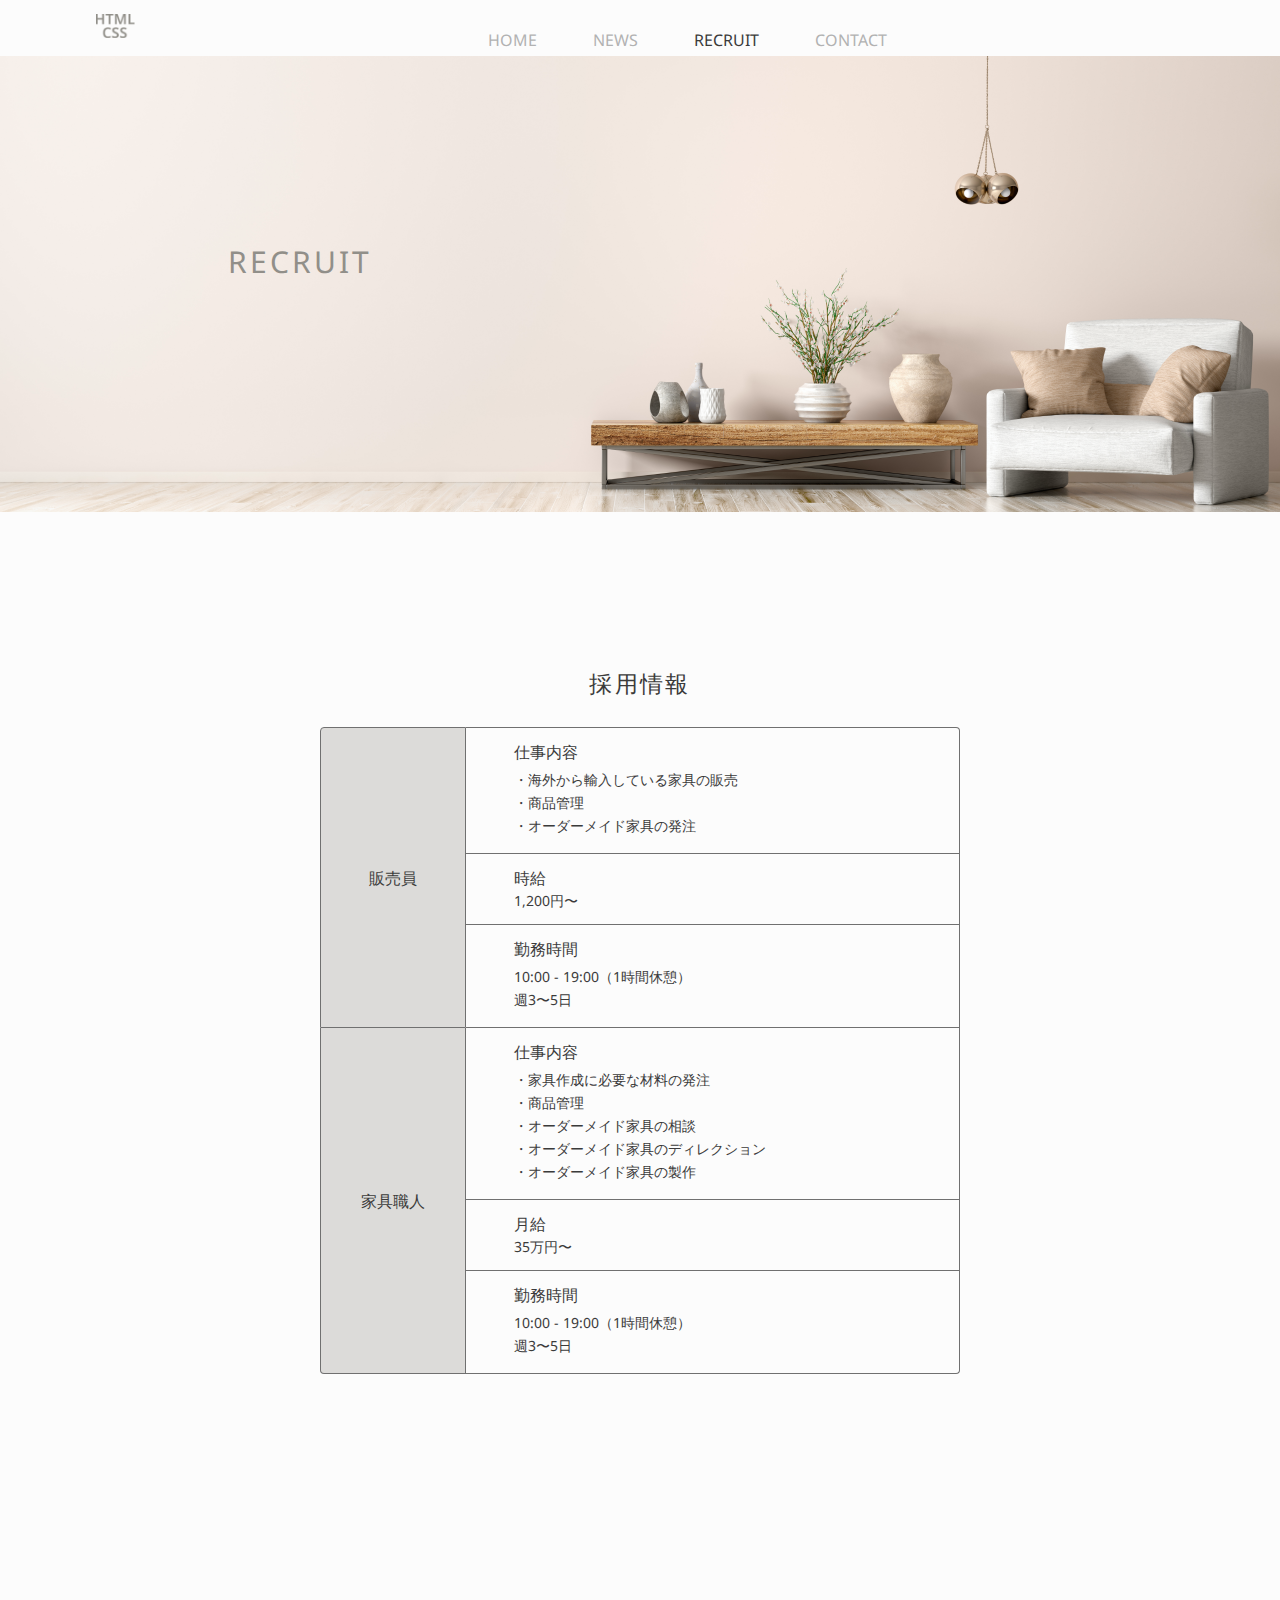
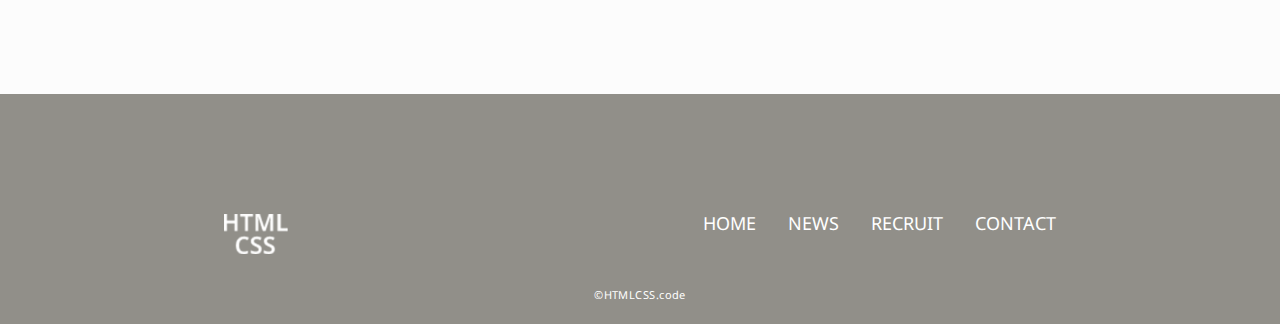
<file: kaguya/recruit/index.html>
<!DOCTYPE html>
<html lang="ja">

<head>
    <meta charset="UTF-8">
    <meta name="viewport" content="width=device-width, initial-scale=1.0">
    <meta name="description" content="家具屋-Recruit、採用情報">
    <title>家具屋-Recruit</title>
    <link rel="stylesheet" href="../reset.css" />
    <link rel="stylesheet" href="../style.css" />
    <link href="https://fonts.googleapis.com/css2?family=Noto+Sans:ital,wght@0,400;0,700;1,400;1,700&display=swap" rel="stylesheet" />
</head>

<body>
    <header>
        <div class="header">
            <a href="../index.html"><img src="../images/logo_header.png" alt="HTMLCSS"
                    srcset="../images/logo_header.png 1x, ../images/logo_header@2x.png 2x" /></a>
            <ul>
                <li><a href="../index.html">HOME</a></li>
                <li><a href="../news/index.html">NEWS</a></li>
                <li class="here"><a href="index.html">RECRUIT</a></li>
                <li><a href="../contact/index.html">CONTACT</a></li>
            </ul>
            <div class="menu-btn">
                <div class="menu-icon">
                    <span class="bar1"></span>
                    <span class="bar2"></span>
                    <span class="bar3"></span>
                </div>
            </div>
        </div><!-- /.header -->
    </header>
    <div class="nav-menu">
        <ul>
            <li><a href="../index.html">HOME</a></li>
            <li><a href="../news/index.html">NEWS</a></li>
            <li><a href="../contact/index.html">CONTACT</a></li>
            <li><a href="index.html">RECRUIT</a></li>
        </ul>
    </div>
    <main>
        <h1 class="title recruit-title">RECRUIT</h1>
        <section class="main recruit-main">
            <h2>採用情報</h2>
            <table>
                <tbody>
                    <tr>
                        <th rowspan="3" class="top-left">販売員</th>
                        <td class="top-right">
                            <p>仕事内容</p>
                            <ul class="dot">
                                <li>海外から輸入している家具の販売</li>
                                <li>商品管理</li>
                                <li>オーダーメイド家具の発注</li>
                            </ul>
                        </td>
                    </tr>
                    <tr>
                        <td>
                            <p>時給</p>
                            <p>1,200円〜</p>
                        </td>
                    </tr>
                    <tr>
                        <td>
                            <p>勤務時間</p>
                            <ul>
                                <li>10:00 - 19:00（1時間休憩）</li>
                                <li>週3〜5日</li>
                            </ul>
                        </td>
                    </tr>
                    <tr>
                        <th rowspan="3" class="bottom-left">家具職人</th>
                        <td>
                            <p>仕事内容</p>
                            <ul class="dot">
                                <li>家具作成に必要な材料の発注</li>
                                <li>商品管理</li>
                                <li>オーダーメイド家具の相談</li>
                                <li>オーダーメイド家具のディレクション</li>
                                <li>オーダーメイド家具の製作</li>
                            </ul>
                        </td>
                    </tr>
                    <tr>
                        <td>
                            <p>月給</p>
                            <p>35万円〜</p>
                        </td>
                    </tr>
                    <tr>
                        <td class="bottom-right">
                            <p>勤務時間</p>
                            <ul>
                                <li>10:00 - 19:00（1時間休憩）</li>
                                <li>週3〜5日</li>
                            </ul>
                        </td>
                    </tr>
                </tbody>
            </table>
        </section>
    </main>
    <footer>
        <div class="footer">
            <div class="footer-inner">
                <a href="../index.html"><img src="../images/logo_footer.png" alt="HTMLCSS"
                        srcset="../images/logo_footer.png 1x, ../images/logo_footer@2x.png 2x" /></a>
                <ul>
                    <li><a href="../index.html">HOME</a></li>
                    <li><a href="../news/index.html">NEWS</a></li>
                    <li><a href="index.html">RECRUIT</a></li>
                    <li><a href="../contact/index.html">CONTACT</a></li>
                </ul>
            </div>
            <div class="copyright">
                <small>&copy;HTMLCSS.code</small>
            </div>
        </div><!-- /.footer -->
    </footer>

    <script src="../jquery-3.5.1.min.js"></script>
    <script src="../main.js"></script>
</body>

</html>
</file>
<file: kaguya/style.css>
@charset "utf-8";

html body {
    font-family: 'Noto Sans', sans-serif;
    background-color: #FCFCFC;
    color: #3B3B3B;
}
main h2 {
    font-size: 23px;
    letter-spacing: 2.3px;
    text-align: center;
    padding-bottom: 48px;
}
a{
    text-decoration: none;
    color: #3B3B3B;
}
.home-main p {
    font-size: 15px;
    letter-spacing: 0.36px;
    line-height: 2.5em;
    text-align: center;
}
.btn {
    margin: 0 auto;
    display: block;
    margin-top: 40px;
    background: #D1D1D1;
    border-radius: 40px;
    color: #707070;
    border: 0;
}
.btn:hover {
    color: #FFFFFF;
    background-color: #ABABAB;
}
@media screen and (max-width: 375px){
    main h2 {
        font-size: 24px;
    }
    .main-home p {
        font-size: 14px;
    }
}
/* ========== /共通 ========= */

.header {
    font-size: 16px;
    height: 56px;
    padding: 0 96px;
    display: flex;
    justify-content: space-between;
    align-items: flex-end;
}
.header img {
    padding-bottom: 16px;
}
.header ul {
    display: flex;
}
.header li {
    padding-left: 56px;
    padding-bottom: 8px;
}
.header a {
    color: #B2B2B2;
}
.here a {
    color: #3B3B3B;
}
@media screen and (max-width: 375px){
    .header {
        background: #918F89;
        background-image: url(images/logo_footer.png);
        background-repeat: no-repeat;
        background-size: 40px 24px;
        background-position: center;
        position: fixed;
        width: 100%;
        padding: 0;
        z-index: 100;
    }
    .header ul,
    .header img {
        display: none;
    }
}
/* ====== /header ======= */

.home-main {
    background-image: url(images/home_top.png);
    background-repeat: no-repeat;
}
.container {
    padding-top: 274px;
}
main {
    max-width: 1280px;
    margin: 0 auto;
}
.home-section {
    padding-bottom: 240px;
}
.home-title {
    font-size: 53px;
    line-height: 73px;
    color: #918F89;
    letter-spacing: 2.65px;
    background: rgba(255,255,255,0.8);
    padding: 32px 32px 32px 88px;
    display: inline-block;
    margin-bottom: 333px;
}
@media screen and (max-width: 375px){
    main {
        max-width: 375px;
    }
    .home-main {
        background-image: url(images/home_top_sp.png);
        background-size: auto 800px;
    }
    .container {
        padding-top: 200px;
    }
    .home-title {
        font-size: 39px;
        line-height: 48px;
        letter-spacing: 1.95px;
        display: flex;
        flex-direction: column;
        background: none;
        padding: 0;
        margin-bottom: 312px;
    }
    .home-title span {
        background: rgba(255,255,255,0.6);
        padding: 16px 16px 16px 54px;
        margin: 0 auto 16px 0;
    }
}
.home-div-main{
    padding: 80px 88px;
}
.concept {
    background-image: url(images/concept.png);
    background-size: 560px;
    background-repeat: no-repeat;
}
.concept h2,
.concept p {
    padding-left: 616px;
    text-align: left;
}
.concept h2 {
    font-size: 25px;
    letter-spacing: 2.5px;
    padding-top: 240px;
    padding-bottom: 71px;
}
.concept p {
    font-size: 12px;
    padding-bottom: 90px;
}
.concept .wide::after {
    content: "\A";
    white-space: pre;
}

@media screen and (max-width: 375px){
    .home-div-main {
        padding: 88px 24px 0;
    }
    .concept {
        height: 576px;
        background-image: url(images/concept_sp.png);
        background-size: 328px 264px;
        background-position:  top 312px left 0px;
    }
    .concept h2,
    .concept p {
        padding: 0;
        text-align: center;
    }
    .concept h2 {
        font-size: 21px;
        letter-spacing: 2.1px;
        padding-bottom: 32px;
    }
    .concept p {
        font-size: 14px;
        letter-spacing: 0.42px;
    }
    .concept .narrow::after {
        content: "\A";
        white-space: pre;
    }
}
/* /concept */
.news ul {
    display: flex;
    justify-content: center;
}
.news li {
    margin: 0 32px;
    height: 320px;
    width: 320px;
    box-sizing: border-box;
    background-size: 320px;
}
.couch {
    background-image: url(images/news01.png);
}
.couch p {
    background: rgba(0, 0, 0, 0.5);
}
.chair {
    background-image: url(images/news02.png);
}
.chair p {
    background: rgba(0, 0, 0, 0.4);
}
.table {
    background-image: url(images/news03.png);
}
.table p {
    background: rgba(0, 0, 0, 0.5);
}
.news li p {
    color: #FFFFFF;
    font-size: 17px;
    font-weight: 100;
    letter-spacing: -0.85px;
    text-shadow: 0px 0px 6px #000000E0;
    width: 320px;
    line-height: 320px;
}

.view {
    padding-top: 39px;
    font-size: 18px;
    letter-spacing: 0.9px;
    opacity: 0.3;
}
.view a {
    padding-right: 10px;
}
.view::after {
    content: "›";
}
@media screen and (max-width: 375px){
    .home-main .news {
        height: 976px;
    }
    .news ul {
        flex-wrap: wrap;
    }
    .news li {
        margin: 0;
        width: 272px;
        height: 272px;
        background-size: 272px;
        margin-bottom: 24px;
    }
    .news li p {
        width: 272px;
        height: 272px;
        line-height: 272px;
        background-color: rgba(0, 0, 0, 0.6);
        font-size: 15px;
    }
    .view {
        padding-top: 6px;
        padding-bottom: 8px;
        opacity: 1;
    }
    .view a {
        font-size: 18px;
    }
    .view::after {
        color: #919191;
    }
}

.download {
    width: 344px;
    height: 56px;
    font-size: 18px;
    letter-spacing: 1.8px;
}
.catalog .narrow::after {
    content: "\A";
    white-space: pre;
}
@media screen and (max-width: 375px){
    .catalog p {
        font-size: 14px;
        line-height: 27px;
    }
    .download {
        width: 280px;
    }
}

.input {
    width: 454px;
    border: 1px solid #707070;
    opacity: 0.6;
    padding-left: 10px;
    border-radius: 16px;
    font-family: "Noto Sans";
}
.input-1line {
    height: 32px;
    margin-bottom: 24px;
}
.textarea {
    height: 200px;
    padding-top: 10px;
}
.input-send {
    width: 160px;
    height: 32px;
    font-size: 14px;
    letter-spacing: 2px;
    transition: 1s;
}
.input-narrow {
    display: none;
}
@media screen and (max-width:375px){
    .input {
        width: 286px;
        border: 0.5px solid #707070;
        border-radius: 11px;
        padding-left: 17px;
        font-size: 14px;
    }
    .input-1line {
        margin-bottom: 16px;
    }
    .input-wide {
        display: none;
    }
    .input-narrow {
        display: block;
    }
    .input-send {
        width: 172px;
        height: 48px;
        margin-top: 32px;
        font-size: 18px;
        letter-spacing: 0.9px;
        transition: 1s;
    }
}
.home-recruit h2 {
    padding-bottom: 48px;
}
.home-recruit span::after {
    content: "\A";
    white-space: pre;
}
@media screen and (max-width: 375px){
    .home-recruit h2 {
        padding-bottom: 32px;
    }
}

/* =========== footer ========== */
.footer {
    background-color: #918F89;
    padding: 120px 224px 24px 224px;
}
.footer-inner {
    display: flex;
    justify-content: space-between;
}
.footer ul {
    display: flex;
    padding-bottom: 57px;
}
.footer li {
    padding-left: 32px;
    font-size: 18px;
}
.footer li > a {
    color: #FFFFFF;
}
.copyright {
    font-size: 11px;
    letter-spacing: 0.44px;
    text-align: center;
    color: #FFFFFF;
}
@media screen and (max-width: 375px){
    .footer {
        padding: 72px 0 32px;
        height: 232px;
        box-sizing: border-box;
    }
    .footer-inner {
        justify-content: center;
        margin-bottom: 82px;
    }
    .footer img {
        width: 52px;
        height: 32px;
    }
    .footer ul {
        display: none;
    }
    .copyright {
        font-size: 10px;
    }
}

/* ====== news,recruit,contact ===== */
.title {
    height: 456px;
    font-size: 30px;
    letter-spacing: 3px;
    padding: 191px 959px 224px 228px;
    box-sizing: border-box;
    color: #918F89;
}
.news-title {
    background-image: url(images/news_top.png);
}
.recruit-title {
    background-image: url(images/recruit_top.png);
}
.contact-title {
    background-image: url(images/contact_top.png);
}
.contact-title a {
    color: #FFFFFF;
}
.news-main, .recruit-main, .contact-main {
    text-align: center;
    padding-top: 160px;
    padding-bottom: 320px;
}
.recruit-main h2 {
    padding-bottom: 32px;
}
.contact-main > p {
    padding-bottom: 72px;
}
.contact-main .h2-narrow {
    display: none;
}

@media screen and (max-width: 375px){
    .title {
        height: 704px;
        background: none;
        padding: 0;
        text-align: center;
        font-size: 25px;
    }
    .news-title {
        background-image: url(images/news_top_sp.png);
    }
    .recruit-title {
        background-image: url(images/recruit_top_sp.png);
    }
    .contact-title {
        background-image: url(images/contact_top_sp.png);
    }
    .contact-title a {
        color: #FFFFFF;
    }
    .news-main h2 {
        padding-bottom: 32px;
        font-size: 22px;
    }
    .recruit-main h2 {
        padding-bottom: 40px;
        font-size: 23px;
    }
    .contact-main h2 {
        padding-bottom: 32px;
    }
    .contact-main > p {
        display: none;
    }
    .contact-main .h2-wide {
        display: none;
    }
    .contact-main .h2-narrow {
        display: block;
    }
}

/* ======== recruit-table ======== */
table {
    border-collapse: separate;
    border-radius: 4px;
    margin: 0 auto;
    width: 640px;
}
th,td {
    border-bottom: 1px solid #707070;
    border-right: 1px solid #707070;
}
th {
    width: 144px;
    background-color: #DCDBD9;
    vertical-align: middle;
}
.top-left {
    border-radius: 4px 0 0 0;
    border-top: 1px solid #707070;
    border-left:  1px solid #707070;
}
.top-right {
    border-radius: 0 4px 0 0;
    border-top: 1px solid #707070;
}
.bottom-left {
    border-radius: 0 0 0 4px;
    border-left: 1px solid #707070;
}
.bottom-right {
    border-radius: 0 0 4px 0;
}

td {
    text-align: left;
    padding-left: 48px;
    padding-top: 16px;
    padding-bottom: 16px;
}
table p {
    font-size: 14px;
}
table li {
    line-height: 23px;
    font-size: 14px;
}
table p:first-of-type {
    font-size: 16px;
    padding-bottom: 8px;
}
.dot li::before {
    content: "・";
}
@media screen and (max-width: 375px){
    table {
        width: 344px;
        box-sizing: border-box;
        margin: 0 15px;
    }
    th {
        font-size: 14px;
        width: 62px;
    }
    td {
        padding-left: 21px;
    }
    table p {
        font-size: 13px;
    }
    table li {
        font-size: 13px;
    }
    table p:first-of-type {
        font-size: 15px;
    }
}

/* jQueryのnews部分のslideを下から行うためのcss */
.couch, .chair, .table {
    position: relative;
}

#couch, #chair, #table {
    position: absolute;
    bottom: 0;
}

@media screen and (max-width: 375px){
    /* menu-icon */
    .menu-btn {
        width: 40px;
        height: 20px;
        outline: none;
        border: none;
        font-size: 20px;
        margin: auto 10px;
        display: block;
    }

    .menu-btn .menu-icon {
        cursor: pointer;
        transition: all 0.2 ease-in;
    }

    .menu-btn .menu-icon span {
        display: block;
        width: 30px;
        height: 2px;
        background: #fff;
        margin-bottom: 8px;
        transition: all 0.4s ease-out;
    }

    .open .menu-icon .bar1 {
        transform: translateY(10px) rotate(135deg);
    }

    .open .menu-icon .bar2 {
        opacity: 0;
        transform: translateX(100px);
    }

    .open .menu-icon .bar3 {
        transform: translateY(-9px) rotate(45deg);
    }
}

.nav-menu {
    display: none;
}

@media screen and (max-width: 375px){
    .nav-menu {
        display: show;
        width: 100vw;
        height: 100vh;
        z-index: 80;
        position: fixed;
        opacity: 0.9;
        background-color: #918F89;
        padding-top: 56px;
        text-align: center;
    }
    .nav-menu li {
        height: 88px;
        border-bottom: solid 1px #fff;
    }
    .nav-menu li a {
        line-height: 88px;
        color: #fff;
        font-size: 20px;
    }
}
</file>
<file: nri/style.css>
@charset "utf-8";

/* ========= すべて共有 ========== */
html, body {
    font-size: 16px;
    font-family: "Noto Sans JP", sans-serif;
    color: #333;
}
img {
    width: 100%;
    height: auto;
}
.container {
    margin: 0 auto;
}
a {
    text-decoration: none;
}
li {
    list-style: none;
}
/* ========= ヘッダー ========== */
.header-container {
    height: 57px;
    display: flex;
    justify-content: space-between;
    align-items: center;
    padding: 0 2%;
    position: fixed;
    background: #fff;
    box-sizing: border-box;
    width: 100%;
    z-index: 1;
}
.logo img {
    height: 30px;
    width: auto;
}
.header-container ul {
    padding-left: 22%;
    display: flex;
}
.header-container li {
    font-size: 14px;
    margin-right: 13px;
}
.header-container li a {
    display: inline-block;
    color: #333;
    font-weight: 700;
    border-bottom: 2px solid #fff;
    padding: 20px 0;
}
.header-container li a:hover {
    border-bottom: 2px solid #0c419a;
    color: #0c419a;
}
.item img {
    height: 20px;
    width: auto;
}
/* ========= /ヘッダー ========== */
/* ======= パンくずリスト ====== */
.nav-clumb {
    padding: 58px 2% 29px;
}
.clumb li {
    list-style: none;
    display: inline-block;
    font-size: 12px;
    color: #aaa;
}
.clumb a {
    color: #aaa;
    padding-right: 5px;
}
.clumb li::after {
    content: '>';
}
.clumb li:last-of-type::after {
    content: none;
}
/* ======= タイトル ======= */
.title {
    background: no-repeat center url(images/h1_whats_2.jpg);
    background-size: cover;
    height: 190px;
    padding: 30px 230px;
    margin-bottom: 35px;
    font-size: 28px;
    line-height: 50px;
    color: #fff;
}
.title span {
    font-size: 20px;
    font-weight: 300;
}
/* ======= シェアボタン ======= */
.wrapper-share {
    display: flex;
    justify-content: flex-end;
    align-items: center;
    max-width: 800px;
    margin: 0 auto;
    padding-bottom: 35px;
}
.wrapper-share p {
    font-size: 12px;
    font-weight: 500;
    color: #666;
}
.wrapper-share img {
    height: 25px;
    width: auto;
    padding-left: 20px;
}
/*  ========= メイン =======  */
.main {
    max-width: 800px;
    margin: 0 auto;
}
.primary{
    padding: 10px;
}
.primary h2{
    font-size: 21px;
    padding-bottom: 40px;
    text-indent: 2em;
    background: url(images/bleu.png) no-repeat;
    background-position: 6px 2px ;
}
.primary p {
    line-height: 30px;
    font-size: 16px;
    padding-bottom: 20px;
}
/* ======= ダウンロードボタン ====== */
.download {
    background: #1f5bac;
    width: 300px;
    height: 70px;
    text-align: center;
    margin: 40px auto;
    position: relative;
}
.download:hover {
    background: #477fbd;
}
.download::before {
    content: "›";
    position: absolute;
    top: 25px;
    left: 10px;
    color: #fff;
    font-weight: 100;
}
.download a {
    color: #fff;
    font-weight: 300;
    display: block;
    padding-top: 16px;
}
.download a::after {
    content: '';
    display: inline-block;
    width: 20px;
    height: 20px;
    background: url(images/unnamed.png);
    background-size: contain;
    vertical-align: middle;
}
.next {
    display: flex;
    justify-content: space-between;
    padding: 30px 0 50px 0;
}
.next a {
    color: #0c419a;
    padding: 5px;
}
.next p:first-of-type:before {
    content: "<";
}
.next p:last-of-type:after {
    content: ">";
}
.next a:hover {
    text-decoration: underline;
}
/* ======== メニュー ======= */
.menu {
    background: #deecf8;
    width: auto;
    height: 210px;
    padding: 20px 10px;
    margin-bottom: 80px;
}
.menu h2 {
    font-size: 16px;
    font-weight: 700;
    padding: 10px;
}
.menu ul {
    display: flex;
    flex-wrap: wrap;
    list-style: none;
}
.menu li {
    border: 1px solid #ccc;
    background: #fff;
    width: 208px;
    margin: 10px;
    padding: 18px 15px;
    position: relative;
    text-align: center;
    display: flex;
    align-items: center;
}
.menu li:hover {
    background: #f4f4f4;
}
.menu a {
    color: #0c419a;
    width: 200px;
}
.menu li::before {
    content: "›";
    position: absolute;
    top: 35%;
    left: 8px;
    color: #aaa;
}
/* ========== nav-list ========= */
.nav-list {
    max-width: 1000px;
    margin: 0 auto;
    padding-top: 80px;
}
.nav-list > p:first-of-type {
    font-size: 20px;
    font-weight: 700;
    padding: 32px 0;
    border-top: 2px solid #333;
    border-bottom: 1px dotted #999;
}
.nav-list > div > p {
    font-size: 16px;
    font-weight: 500;
    color: #333;
    padding-top: 30px;
}
.nav-list ul{
    display: flex;
    flex-wrap: wrap;
    align-content: flex-start;
    border-bottom: 1px dotted #999;
    padding-bottom: 30px;
}
.nav-list li {
    padding-top: 30px;
    flex-basis: 250px;
    position: relative;
}
.nav-list a {
    font-size: 14px;
    color: #0c419a;
    padding-left: 10px;
    display: block;
    width: auto;
}
.nav-list li > a::before {
    content: "›";
    color: #aaa;
    position: absolute;
    left: -5px;
}
.nav-list a:hover {
    text-decoration: underline;
}
.nav-list > p:last-of-type {
    padding: 70px 0px 100px;
    position: relative;
}
.nav-list > p:last-of-type > a {
    font-size: 16px;
}
.nav-list p > a:last-of-type::before {
    content: "‹";
    color: #aaa;
    position: absolute;
    left: -5px;
}
/* ======== follow ========= */
.follow {
    border-top: 2px solid #999;
    border-bottom: 2px solid #999;
    display: flex;
    justify-content: center;
    align-items: center;
    margin: 0 auto;
    padding: 10px;
}
.follow img {
    height: 30px;
    width: auto;
    padding: 20px;
}
.follow p {
    font-weight: 700;
    font-size: 20px;
    font-family: HelveticaNeue;
    padding-right: 30px;
}
/* ========= bottom-list ========= */
.bottom-list {
    display: flex;
    flex-wrap: wrap;
    max-width: 1200px;
    margin: 0 auto;
}
.bottom-list ul {
    padding: 50px 1.5%;
    width: 20%;
}
.bottom-list li {
    padding: 10px;
    position: relative;
}
.bottom-list a {
    font-size: 14px;
    color: #333;
    display: block;
}
.bottom-list a::before {
    content: "›";
    color: #aaa;
    position: absolute;
    left: -5px;
}
.bottom-list li:first-of-type{
    padding-bottom: 20px;
}
.bottom-list li:first-of-type a {
    font-size: 16px;
    font-weight: 700;
}
.bottom-list a:hover {
    text-decoration: underline;
}
.bottom-list .bottom-list-last {
    display: flex;
    flex-wrap: wrap;
    align-content: start;
    width: 47%;
}
.bottom-list-last li { 
    flex-basis: 40%;
    padding: 10px 10px 20px;
}
.bottom-list-last a {
    font-size: 16px;
    font-weight: 700;
}
.bottom-list-last li:nth-of-type(odd){
    padding-right: 10%;
}
/* ======== フッター ======= */
footer ul {
    border-top: 1px solid #ccc;
    padding-top: 60px;
    padding-bottom: 30px;
    display: flex;
    justify-content: center;
}
footer li {
    padding: 0 1%;
    border-right: 1px solid #ccc;
    line-height: 10px;
}
footer li:last-of-type {
    border-right: #fff;
}
footer a {
    font-size: 12px;
    color: #999;
}
footer a:hover {
    text-decoration: underline;
}
footer small {
    padding: 0 18%;
    display: block;
    padding-bottom: 100px;
    font-size: 5px;
}
</file>
